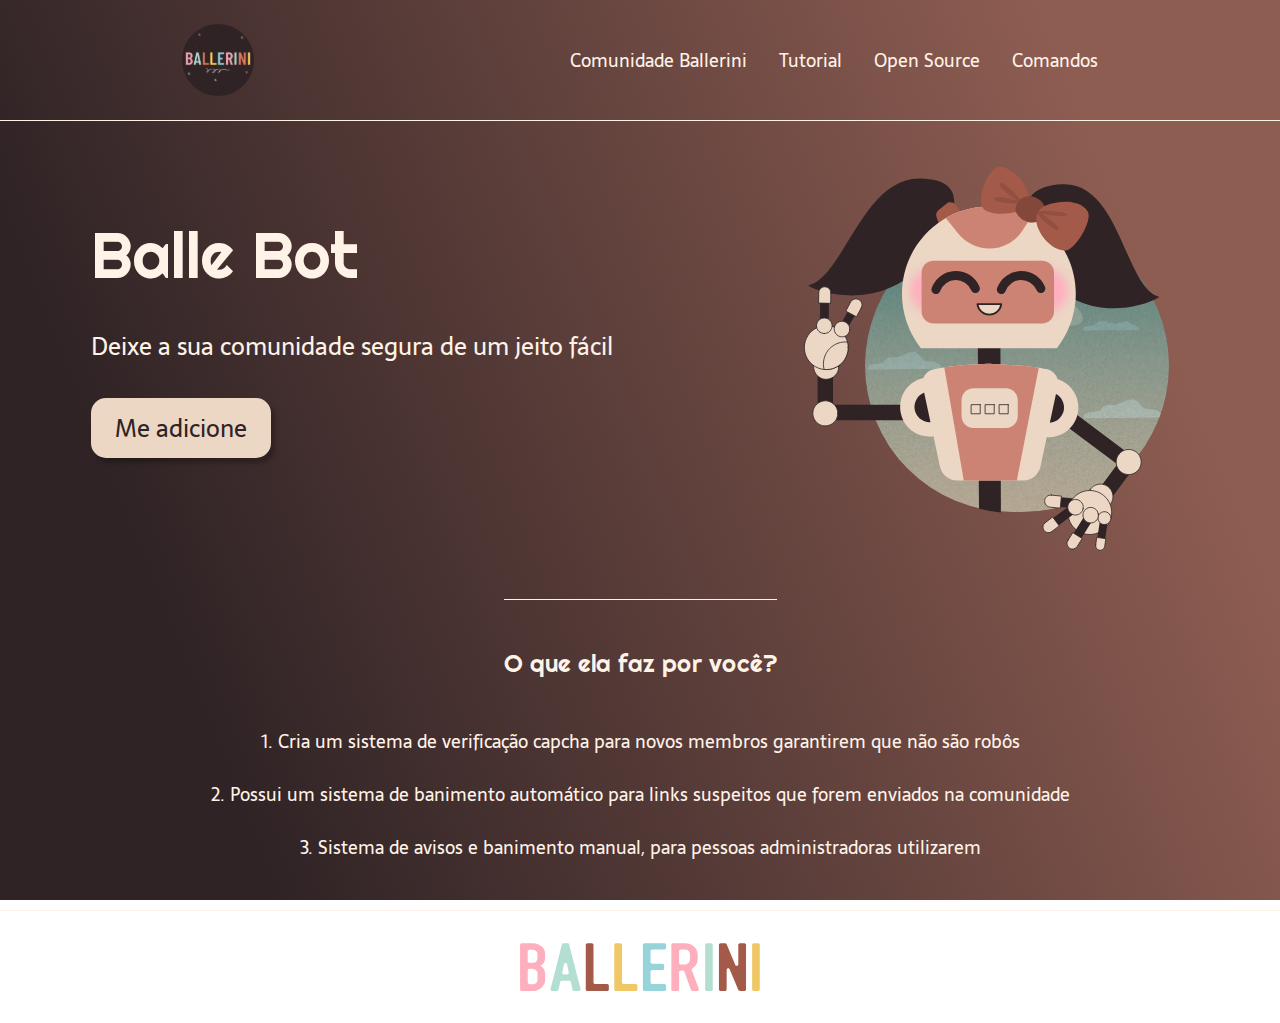
<file: index.html>
<!DOCTYPE html>
<html lang="pt-br">
<head>
    <meta charset="UTF-8">
    <meta name="viewport" content="width=device-width, initial-scale=1.0">
    <meta name="description" content="Um bot que irá moderar e deixar a sua comunidade segura de um jeito fácil!">
    <title>Balle Bot - Modere a sua comunidade do Discord</title>
    <link rel="stylesheet" href="estilo/style.css">
</head>
<body>
    <header>
        <img class="cabecalho-imagem" src="imagens/logo.svg" alt="logo da comunidade Ballerini">
        <nav>
            <a href="https://discord.gg/wagxzStdcR" target="_blank" rel="external">Comunidade Ballerini</a>
            <a href="index02.html" rel="next">Tutorial</a>
            <a href="#">Open Source</a>
            <a href="#">Comandos</a>
        </nav>
    </header>
    <main>
        <section class="conteudo-principal">
            <div class="conteudo-principal-escrito">
                <h1>Balle Bot</h1>
                <h2>Deixe a sua comunidade segura de um jeito fácil</h2>
                <button>Me adicione</button>
            </div>
            <img class="conteudo-principal-imagem" src="imagens/BalleBot.svg" alt="Imagem da Balle Bot">
        </section>
        <section class="conteudo-secundario">
            <h3>O que ela faz por você?</h3>
            <p>1. Cria um <strong>sistema de verificação capcha</strong> para novos membros garantirem que não são robôs</p>
            <p>2. Possui um <strong>sistema de banimento automático</strong> para links suspeitos que forem enviados na comunidade</p>
            <p>3. <strong>Sistema de avisos e banimento manual</strong>, para pessoas administradoras utilizarem</p>
        </section>
    </main>
    <footer>
        <a href="https://www.instagram.com/rafaballerini/" target="_blank" rel="external"><img class="rodape-imagem" src="imagens/BALLERINI.svg" alt="Logo do canal Ballerini"></a>
    </footer>
</body>
</html>
</file>
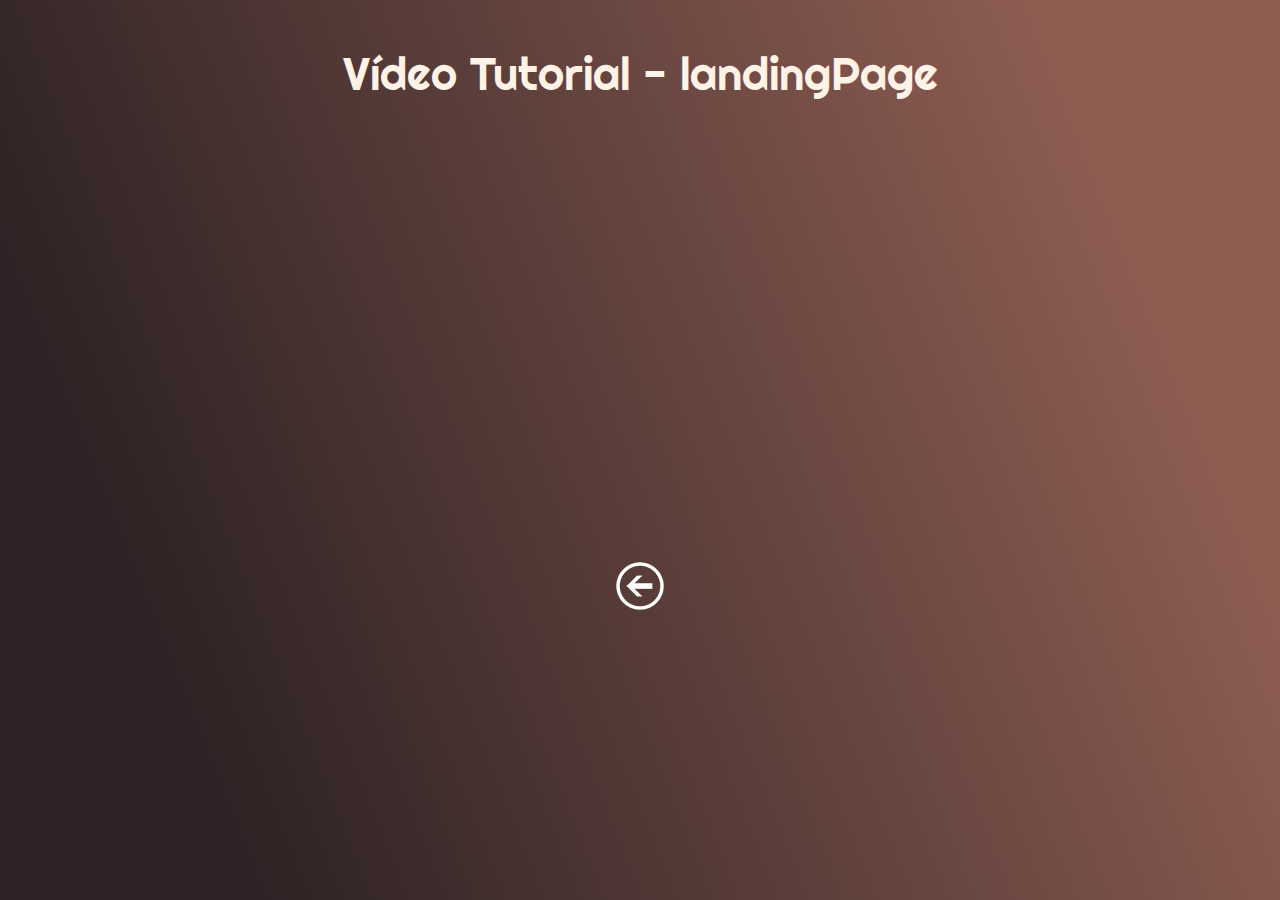
<file: index02.html>
<!DOCTYPE html>
<html lang="pt-br">
<head>
    <meta charset="UTF-8">
    <meta http-equiv="X-UA-Compatible" content="IE=edge">
    <meta name="viewport" content="width=device-width, initial-scale=1.0">
    <link rel="stylesheet" href="estilo/style.css">
    <title>Vídeo Tutorial</title>
</head>
<body class="bodypg02">
    <h1 class="h1pg02">Vídeo Tutorial - landingPage</h1>

    <div class="videoTutorial">
        <iframe width="560" height="315" src="https://www.youtube.com/embed/llF6vD-RljE" title="YouTube video player" frameborder="0" allow="accelerometer; autoplay; clipboard-write; encrypted-media; gyroscope; picture-in-picture; web-share" allowfullscreen></iframe>
    </div>
    <a href="index.html" rel="previous" class="btn-voltar"><img src="imagens/voltar-branco.png" alt="seta para voltar"></a>
</body>
</html>
</file>
<file: estilo/style.css>
@charset "UTF-8";

@import url('https://fonts.googleapis.com/css2?family=Righteous&display=swap');

@import url('https://fonts.googleapis.com/css2?family=Sarala:wght@400;700&display=swap');

:root {
    --cor1: #FFF2E7;
    --cor2: #ECD6C4;
    --cor3: #2F2325;

    --fonte1: 'Righteous', cursive;
    --fonte2: 'Sarala', sans-serif;
}

* {
    margin: 0;
    padding: 0;
    box-sizing: border-box;
    text-decoration: none;
}

body {
    font-size: 100%;
    background: linear-gradient(68.15deg, #2F2325 16.62%, #8E5D52 85.61%);
    background-repeat: no-repeat;
    background-attachment: fixed;
}

header {
    display: flex;
    flex-direction: row;
    align-items: center;
    justify-content: space-around;
    padding: 24px;
}

.cabecalho-imagem {
    height: 72px;
}

nav {
    display: flex;
    gap: 32px;
}

nav > a {
    font-family: var(--fonte2);
    color: var(--cor1);
    font-weight: 400;
    font-size: 18px;

    transition: all .4s ease-in-out;
}

a:hover {
    background-color: var(--cor3);
    padding: 0px 10px;
    border-radius: 10px;
}

.btn-voltar:hover {
    background-color: transparent;
}

main {
    margin-bottom: 48px;
    border-top: 0.4px solid var(--cor1);
}

.conteudo-principal {
    display: flex;
    flex-direction: row;
    align-items: center;
    justify-content: space-around;
}

.conteudo-principal-escrito {
    display: flex;
    flex-direction: column;
    gap: 32px;
}

.conteudo-principal-escrito > h1 {
    font-family: var(--fonte1);
    font-weight: 400;
    font-size: 64px;
    color: var(--cor1);
}

.conteudo-principal-escrito > h2 {
    font-family: var(--fonte2);
    font-weight: 400;
    font-size: 24px;
    color: var(--cor1);
}

button {
    background-color: var(--cor2);

    width: 180px;
    height: 60px;

    border: none;
    border-radius: 15px;
    box-shadow: 4px 5px 4px rgba(0, 0, 0, 0.25);

    font-family: var(--fonte2);
    font-size: 24px;
    font-weight: 400;
    color: var(--cor3);

    transition: all .3s ease-in-out;
}

button:hover {
    background-color: var(--cor3);
    color: var(--cor1);
}

.conteudo-principal-imagem {
    height: 430px;
}

.conteudo-secundario {
    display: flex;
    flex-direction: column;
    align-items: center;
    gap: 24px;
    margin-top: 48px;
}

.conteudo-secundario > h3 {
    border-top: 0.4px solid var(--cor1);
    padding-top: 48px;

    font-family: var(--fonte1);
    font-size: 24px;
    font-weight: 400;
    color: var(--cor1);
    
    margin-bottom: 1em;
}

.conteudo-secundario > p {
    font-family: var(--fonte2);
    font-weight: 100;
    font-size: 18px;
    color: var(--cor1);
}

footer {
    padding: 32px;
    border-top: 0.4px solid var(--cor1);
}

.rodape-imagem {
    height: 48px;
    display: block;
    margin: 0 auto;
}

.bodypg02 {
    display: flex;
    flex-direction: column;
    align-items: center;
    gap: 70px;
}

.h1pg02 {
    font-family: var(--fonte1);
    font-size: 45px;
    font-weight: 400;
    color: var(--cor1);

    margin-top: 45px;
}
</file>
